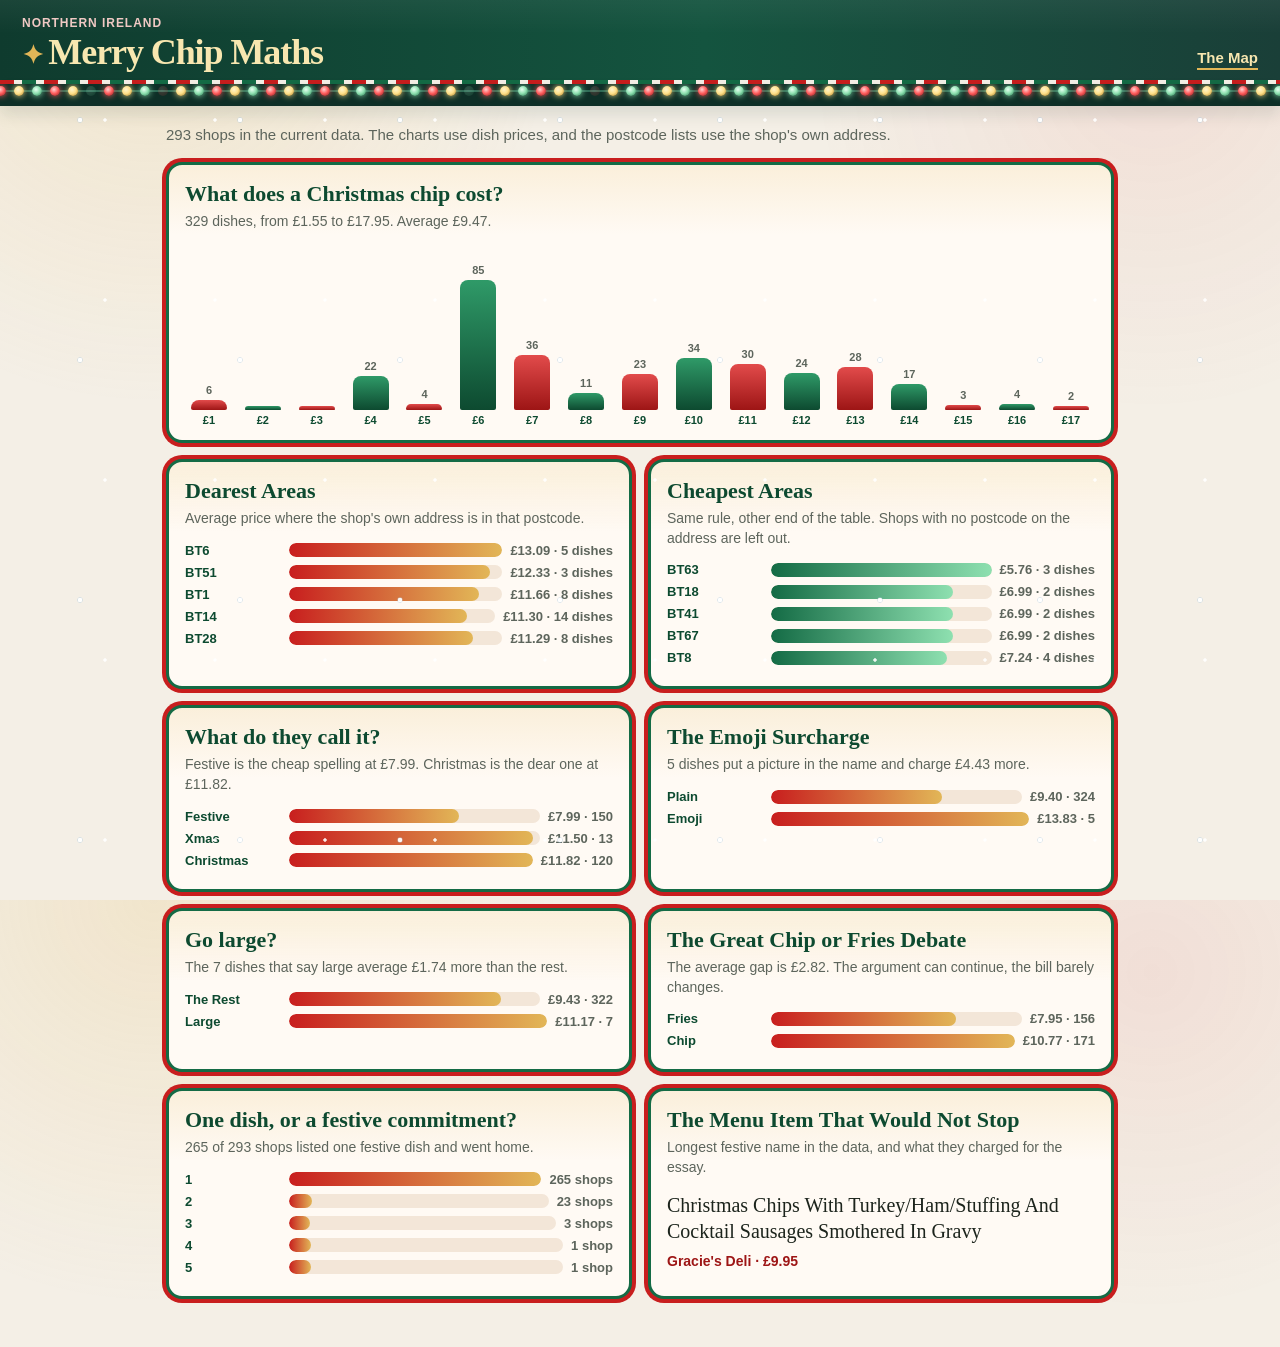
<file: static/analytics.html>
<!DOCTYPE html>
<html lang="en">
<head>
  <meta charset="utf-8">
  <meta name="viewport" content="width=device-width, initial-scale=1">
  <title>Merry Chip Maths</title>
  <link rel="stylesheet" href="styles.css">
</head>
<body class="stats-page">
  <div class="snow" aria-hidden="true"></div>
  <header>
    <div>
      <p class="eyebrow">Northern Ireland</p>
      <h1>Merry Chip Maths</h1>
    </div>
    <a class="nav-link" href="index.html">The Map</a>
  </header>
  <div class="lights" aria-hidden="true"></div>
  <main>
    <p class="lede" id="lede">Prices from the current data. This is a chippy, not a study.</p>
    <div class="charts">
      <section class="chart" aria-labelledby="spread-title">
        <h2 id="spread-title">What does a Christmas chip cost?</h2>
        <p class="aside" id="spread-aside"></p>
        <div class="hist" id="spread"></div>
      </section>
      <div class="pair">
        <section class="chart" aria-labelledby="dear-title">
          <h2 id="dear-title">Dearest Areas</h2>
          <p class="aside">Average price where the shop's own address is in that postcode.</p>
          <div id="dearest"></div>
        </section>
        <section class="chart" aria-labelledby="cheap-title">
          <h2 id="cheap-title">Cheapest Areas</h2>
          <p class="aside">Same rule, other end of the table. Shops with no postcode on the address are left out.</p>
          <div id="cheapest"></div>
        </section>
      </div>
      <div class="pair">
        <section class="chart" aria-labelledby="name-title">
          <h2 id="name-title">What do they call it?</h2>
          <p class="aside" id="name-aside"></p>
          <div id="naming"></div>
        </section>
        <section class="chart" aria-labelledby="emoji-title">
          <h2 id="emoji-title">The Emoji Surcharge</h2>
          <p class="aside" id="emoji-aside"></p>
          <div id="emoji"></div>
        </section>
      </div>
      <div class="pair">
        <section class="chart" aria-labelledby="large-title">
          <h2 id="large-title">Go large?</h2>
          <p class="aside" id="large-aside"></p>
          <div id="large"></div>
        </section>
        <section class="chart" aria-labelledby="debate-title">
          <h2 id="debate-title">The Great Chip or Fries Debate</h2>
          <p class="aside" id="debate-aside"></p>
          <div id="debate"></div>
        </section>
      </div>
      <div class="pair">
        <section class="chart" aria-labelledby="commit-title">
          <h2 id="commit-title">One dish, or a festive commitment?</h2>
          <p class="aside" id="commit-aside"></p>
          <div id="commitment"></div>
        </section>
        <section class="chart" aria-labelledby="essay-title">
          <h2 id="essay-title">The Menu Item That Would Not Stop</h2>
          <p class="aside">Longest festive name in the data, and what they charged for the essay.</p>
          <p class="quote" id="essay"></p>
        </section>
      </div>
    </div>
  </main>
  <script src="analytics.js"></script>
</body>
</html>
</file>
<file: static/styles.css>
:root {
  color-scheme: light;
  --ink: #1c241c;
  --muted: #5d655c;
  --line: #e4d3c4;
  --paper: #f4efe6;
  --panel: #fffaf4;
  --green: #146b45;
  --green-dark: #0d4a30;
  --red: #c81e1e;
  --red-dark: #9d1515;
  --gold: #e2b657;
  --night: #12352c;
  --cream: #fff8ee;
}

* { box-sizing: border-box; }

html, body {
  height: 100%;
  margin: 0;
}

body {
  display: grid;
  grid-template-rows: auto auto minmax(0, 1fr);
  color: var(--ink);
  background:
    radial-gradient(circle at 12% 0%, rgba(226, 182, 87, 0.18), transparent 28%),
    radial-gradient(circle at 90% 8%, rgba(200, 30, 30, 0.08), transparent 24%),
    var(--paper);
  font-family: "Avenir Next", "Segoe UI", sans-serif;
}

.snow {
  position: fixed;
  inset: 0;
  z-index: 8;
  pointer-events: none;
  background-image:
    radial-gradient(circle, rgba(255, 255, 255, 0.95) 0 2px, rgba(176, 205, 226, 0.45) 2.4px, transparent 3.2px),
    radial-gradient(circle, rgba(255, 255, 255, 0.9) 0 1.4px, transparent 2px);
  background-size: 160px 240px, 110px 180px;
  background-position: 0 0, 50px 30px;
  animation: snowfall 18s linear infinite;
}

@keyframes snowfall {
  from { background-position: 0 -220px, 40px -200px; }
  to { background-position: 40px 220px, 0 280px; }
}

header {
  position: relative;
  z-index: 2;
  display: flex;
  justify-content: space-between;
  gap: 24px;
  align-items: end;
  min-width: 0;
  padding: 16px 22px 14px;
  background:
    linear-gradient(180deg, rgba(255, 255, 255, 0.05), transparent 40%),
    linear-gradient(90deg, #0f3b2e, #14543f 55%, #1a3f38);
  color: var(--cream);
}

header::after {
  content: "";
  position: absolute;
  left: 0;
  right: 0;
  bottom: 0;
  height: 4px;
  background: repeating-linear-gradient(
    90deg,
    #c81e1e 0 14px,
    #f4efe6 14px 22px,
    #146b45 22px 36px,
    #f4efe6 36px 44px
  );
}

h1, h2, p { margin: 0; }

h1 {
  font-family: Palatino, "Iowan Old Style", Georgia, serif;
  font-size: 36px;
  font-weight: 600;
  letter-spacing: -0.03em;
  line-height: 1;
  color: #f8e7b0;
}

h1::before {
  content: "✦ ";
  color: var(--gold);
  font-size: 0.72em;
}

h2 { font-size: 15px; color: var(--green-dark); }

.eyebrow {
  margin-bottom: 4px;
  color: #f0c9c4;
  font-size: 12px;
  font-weight: 650;
  letter-spacing: 0.08em;
  text-transform: uppercase;
}

.summary {
  max-width: min(420px, 100%);
  min-width: 0;
  color: #e7f2ea;
  font-size: 14px;
  line-height: 1.4;
  text-align: right;
}

.nav-link {
  color: #f8e7b0;
  font-size: 15px;
  font-weight: 700;
  text-decoration: none;
  border-bottom: 2px solid var(--gold);
  padding-bottom: 2px;
}

.nav-link:hover { color: white; }

.lights {
  position: relative;
  z-index: 2;
  display: flex;
  gap: 8px;
  align-items: flex-start;
  justify-content: center;
  height: 22px;
  padding: 2px 8px 0;
  overflow: hidden;
  background-color: #0e2f27;
  background-image: linear-gradient(#2f6a56, #2f6a56);
  background-repeat: no-repeat;
  background-size: 100% 2px;
  background-position: center 6px;
  box-shadow: 0 8px 16px rgba(18, 53, 44, 0.12);
}

.lights span {
  width: 10px;
  height: 10px;
  flex: 0 0 auto;
  border-radius: 50%;
}

.lights span.red {
  background: radial-gradient(circle at 40% 35%, #ffd0d0, #ff5d5d 46%, #7a1818);
  box-shadow: 0 0 6px #ff5d5d;
}

.lights span.gold {
  background: radial-gradient(circle at 40% 35%, #fff4cc, #ffe08a 46%, #a67a22);
  box-shadow: 0 0 6px #ffe08a;
}

.lights span.green {
  background: radial-gradient(circle at 40% 35%, #e7fff1, #8ee0b0 46%, #1d6b45);
  box-shadow: 0 0 6px #8ee0b0;
}

.lights span.off {
  opacity: 0.16;
  box-shadow: none;
}

main {
  position: relative;
  z-index: 1;
  display: grid;
  grid-template-columns: 380px minmax(0, 1fr);
  min-height: 0;
}

.panel {
  display: flex;
  flex-direction: column;
  gap: 10px;
  min-height: 0;
  padding: 16px 16px 12px;
  border-right: 1px solid var(--line);
  background:
    linear-gradient(180deg, rgba(226, 182, 87, 0.16), transparent 72px),
    var(--panel);
}

label {
  font-size: 13px;
  font-weight: 650;
}

.filters {
  display: flex;
  flex-direction: column;
  gap: 10px;
}

.field {
  display: flex;
  flex-direction: column;
  gap: 4px;
}

input[type="search"] {
  width: 100%;
  border: 1px solid #e7cfc0;
  border-radius: 12px;
  background: #fff;
  color: var(--ink);
  font: 15px/1.3 "Avenir Next", "Segoe UI", sans-serif;
  padding: 10px 12px;
  box-shadow: inset 0 0 0 1px rgba(200, 30, 30, 0.04);
}

button {
  border: 0;
  border-radius: 999px;
  padding: 10px 14px;
  background: var(--red);
  color: white;
  font: 650 14px/1 "Avenir Next", "Segoe UI", sans-serif;
  cursor: pointer;
  box-shadow: 0 1px 0 rgba(255, 255, 255, 0.25) inset;
}

button:hover { background: var(--red-dark); }

.empty {
  padding: 14px 2px;
  color: var(--muted);
  font-size: 14px;
}

.list-head {
  display: flex;
  justify-content: space-between;
  align-items: baseline;
  margin-top: 4px;
}

#count { color: var(--muted); font-size: 13px; }

#list {
  list-style: none;
  margin: 0;
  padding: 0;
  overflow: auto;
  min-height: 0;
}

#list li { border-top: 1px solid var(--line); }

#list button.store {
  width: 100%;
  border-radius: 0;
  padding: 12px 4px;
  background: transparent;
  color: inherit;
  font-weight: 500;
  text-align: left;
  cursor: pointer;
  box-shadow: none;
}

#list button.store:hover { background: #fff1f1; }

.store strong { display: block; font-size: 15px; }
.store .meta { display: block; margin-top: 2px; color: var(--muted); font-size: 12px; }
.store .dishes { display: block; margin-top: 4px; color: var(--red); font-size: 13px; font-weight: 650; }

.map-wrap {
  min-height: 0;
  padding: 10px;
  background:
    linear-gradient(180deg, #f7f1e7, #e7f0e8);
}

#map {
  height: 100%;
  background: #d7e6d6;
  border: 3px solid #146b45;
  border-radius: 16px;
  box-shadow: 0 0 0 4px #c81e1e, 0 12px 28px rgba(18, 53, 44, 0.12);
  overflow: hidden;
}

.leaflet-tooltip.dish-label {
  border: 1px solid #e2b657;
  border-radius: 999px;
  padding: 3px 8px;
  background: var(--cream);
  color: #6d1414;
  box-shadow: 0 8px 18px rgba(18, 53, 44, 0.16);
  font-family: "Avenir Next", "Segoe UI", sans-serif;
  font-size: 12px;
  font-weight: 700;
}

.leaflet-popup.chip-popup .leaflet-popup-content-wrapper {
  border: 2px solid #146b45;
  border-radius: 14px;
  background: var(--cream);
  box-shadow: 0 0 0 3px #c81e1e, 0 12px 24px rgba(18, 53, 44, 0.18);
}

.leaflet-popup.chip-popup .leaflet-popup-tip {
  background: var(--cream);
  box-shadow: none;
}

.popup-name { margin: 0 0 4px; font-size: 16px; }
.popup-name a { color: var(--red-dark); }
.popup-address, .popup-areas { margin: 0 0 8px; color: var(--muted); font-size: 13px; }
.popup-dishes { margin: 0; padding-left: 18px; color: var(--green-dark); }
.popup-dishes li { margin: 2px 0; }

body.stats-page {
  height: auto;
  min-height: 100%;
  display: block;
}

body.stats-page main {
  display: block;
  max-width: 980px;
  margin: 0 auto;
  padding: 18px 16px 48px;
}

.lede {
  margin: 0 0 16px;
  color: var(--muted);
  font-size: 15px;
  line-height: 1.45;
}

.charts {
  display: grid;
  gap: 16px;
}

.pair {
  display: grid;
  grid-template-columns: 1fr 1fr;
  gap: 16px;
}

.chart {
  min-width: 0;
  padding: 16px 16px 14px;
  border: 3px solid var(--green);
  border-radius: 16px;
  background:
    linear-gradient(180deg, rgba(226, 182, 87, 0.16), transparent 70px),
    var(--panel);
  box-shadow: 0 0 0 4px var(--red);
}

.chart h2 {
  font-family: Palatino, "Iowan Old Style", Georgia, serif;
  font-size: 22px;
  line-height: 1.15;
}

.chart .aside {
  margin: 6px 0 14px;
  color: var(--muted);
  font-size: 14px;
  line-height: 1.4;
}

.hist {
  display: flex;
  align-items: end;
  gap: 6px;
  min-height: 180px;
}

.hist-col {
  flex: 1 1 0;
  display: flex;
  flex-direction: column;
  align-items: center;
  justify-content: end;
  gap: 4px;
  min-width: 0;
}

.hist-count {
  color: var(--muted);
  font-size: 11px;
  font-weight: 700;
}

.hist-bar {
  width: 100%;
  max-width: 36px;
  min-height: 4px;
  border-radius: 8px 8px 2px 2px;
  background: linear-gradient(#e24b4b, #9d1515);
}

.hist-col:nth-child(even) .hist-bar {
  background: linear-gradient(#2f9a68, #0d4a30);
}

.hist-label {
  color: var(--green-dark);
  font-size: 11px;
  font-weight: 700;
}

.bar-row {
  display: grid;
  grid-template-columns: 96px minmax(0, 1fr) auto;
  gap: 8px;
  align-items: center;
  margin: 7px 0;
}

.bar-row span {
  font-size: 13px;
  font-weight: 700;
}

.bar-label { color: var(--green-dark); }

.bar-note {
  color: var(--muted);
  font-weight: 650;
  text-align: right;
}

.bar-track {
  height: 14px;
  border-radius: 999px;
  background: #f3e6d8;
  overflow: hidden;
}

.bar-fill {
  height: 100%;
  border-radius: inherit;
  background: linear-gradient(90deg, #c81e1e, #e2b657);
}

.bar-fill.cheap {
  background: linear-gradient(90deg, #146b45, #8ee0b0);
}

.quote {
  margin: 0;
  color: var(--ink);
  font-family: Palatino, "Iowan Old Style", Georgia, serif;
  font-size: 20px;
  line-height: 1.3;
}

.quote span {
  display: block;
  margin-top: 8px;
  color: var(--red-dark);
  font-family: "Avenir Next", "Segoe UI", sans-serif;
  font-size: 14px;
  font-weight: 700;
}

@media (max-width: 800px) {
  body { height: auto; }
  header {
    flex-direction: column;
    align-items: stretch;
  }
  .summary {
    margin-top: 8px;
    max-width: none;
    text-align: left;
  }
  main { grid-template-columns: 1fr; min-width: 0; }
  .pair { grid-template-columns: 1fr; }
  .bar-row { grid-template-columns: 88px minmax(0, 1fr); }
  .bar-note { grid-column: 2; text-align: left; }
  .map-wrap { height: 70vh; }
  #list { max-height: 280px; }
}
</file>
